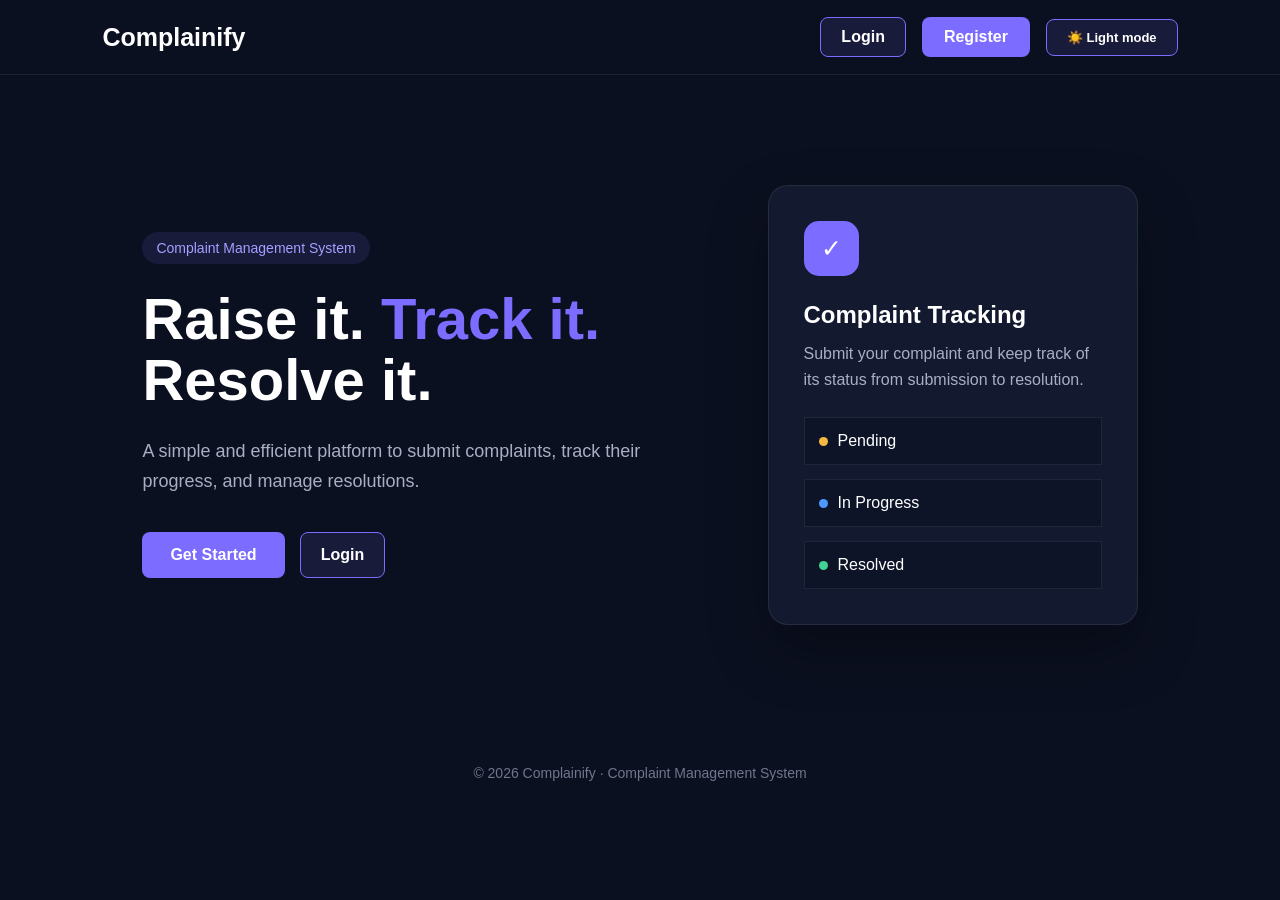
<file: index.html>
<!doctype html>
<html lang="en">
  <head>
    <meta charset="UTF-8" />
    <meta name="viewport" content="width=device-width, initial-scale=1.0" />
    <title>Complainify - Complaint Management System</title>

    <link rel="stylesheet" href="css/styles.css" />
    <script src="js/theme.js"></script> 
  </head>

  <body>
    <header class="navbar">
      <div class="logo">
        <a href="index.html">Complainify</a>
      </div>

      <div class="nav-buttons">
        <a href="login.html" class="btn btn-outline">Login</a>
        <a href="register.html" class="btn btn-primary">Register</a>

        <button
          type="button"
          id="themeToggle"
          class="btn btn-outline theme-toggle"
        >
          ☀️ Light mode
        </button>
      </div>
    </header>

    <main class="hero">
      <section class="hero-content">
        <div class="badge">Complaint Management System</div>

        <h1>
          Raise it.
          <span>Track it.</span>
          Resolve it.
        </h1>

        <p>
          A simple and efficient platform to submit complaints, track their
          progress, and manage resolutions.
        </p>

        <div class="hero-buttons">
          <a href="register.html" class="btn btn-primary btn-large">
            Get Started
          </a>

          <a href="login.html" class="btn btn-outline btn-large"> Login </a>
        </div>
      </section>

      <section class="hero-card">
        <div class="card-icon">✓</div>

        <h2>Complaint Tracking</h2>

        <p>
          Submit your complaint and keep track of its status from submission to
          resolution.
        </p>

        <div class="status-list">
          <div class="status-item">
            <span class="status-dot pending"></span>
            Pending
          </div>

          <div class="status-item">
            <span class="status-dot progress"></span>
            In Progress
          </div>

          <div class="status-item">
            <span class="status-dot resolved"></span>
            Resolved
          </div>
        </div>
      </section>
    </main>

    <footer>
      <p>© 2026 Complainify · Complaint Management System</p>
    </footer>
  </body>
</html>
</file>
<file: css/styles.css>
/* =========================
   THEME VARIABLES
========================= */

:root {
    color-scheme: dark;

    --page-bg: #0b1020;
    --surface-bg: #131a30;
    --card-bg: #0d1428;
    --input-bg: #0d1428;
    --text-color: #ffffff;
    --muted-text: #a9afc3;
    --border-color: rgba(255, 255, 255, 0.08);
    --input-border: rgba(255, 255, 255, 0.15);
    --link-color: #a79eff;
    --progress-panel-bg: #131a30;
}

html[data-theme="light"] {
    color-scheme: light;

    --page-bg: #f3f5fb;
    --surface-bg: #ffffff;
    --card-bg: #ffffff;
    --input-bg: #f8fafc;
    --text-color: #1e293b;
    --muted-text: #64748b;
    --border-color: #e2e8f0;
    --input-border: #cbd5e1;
    --link-color: #6252d9;
    --progress-panel-bg: #f8fafc;
}

* {
    margin: 0;
    padding: 0;
    box-sizing: border-box;
}


body {
    font-family: Arial, Helvetica, sans-serif;
    background: var(--page-bg);
    color: var(--text-color);
    min-height: 100vh;
    transition: background 0.2s ease, color 0.2s ease;
}


/* =========================
   NAVBAR
========================= */

.navbar {
    height: 75px;
    display: flex;
    justify-content: space-between;
    align-items: center;
    padding: 0 8%;
    border-bottom: 1px solid rgba(255, 255, 255, 0.08);
}

.logo {
    font-size: 25px;
    font-weight: 700;
}

.logo span {
    color: #7c6cff;
}

.nav-buttons {
    display: flex;
    gap: 12px;
}


/* =========================
   BUTTONS
========================= */

.btn {
    display: inline-block;
    padding: 11px 22px;
    border-radius: 8px;
    text-decoration: none;
    font-weight: 600;
    transition: 0.2s;
}

.btn-primary {
    background: #7c6cff;
    color: white;
}

.btn-primary:hover {
    background: #6758e8;
}

.btn-outline {
    border: 1px solid rgba(255, 255, 255, 0.25);
    color: white;
}

.btn-outline:hover {
    background: rgba(255, 255, 255, 0.08);
}

.btn-large {
    padding: 14px 28px;
}


/* =========================
   HERO
========================= */

.hero {
    max-width: 1200px;
    margin: auto;
    padding: 110px 8%;
    display: grid;
    grid-template-columns: 1.2fr 0.8fr;
    gap: 70px;
    align-items: center;
}

.badge {
    display: inline-block;
    padding: 8px 14px;
    border-radius: 20px;
    background: rgba(124, 108, 255, 0.12);
    color: #a79eff;
    font-size: 14px;
    margin-bottom: 25px;
}

.hero h1 {
    font-size: 58px;
    line-height: 1.05;
    margin-bottom: 25px;
}

.hero h1 span {
    color: #7c6cff;
}

.hero-content > p {
    color: #a9afc3;
    font-size: 18px;
    line-height: 1.7;
    max-width: 600px;
    margin-bottom: 35px;
}

.hero-buttons {
    display: flex;
    gap: 15px;
}


/* =========================
   CARD
========================= */

.hero-card {
    background:  var(--surface-bg);
    border-color: var(--border-color);
    border-radius: 20px;
    padding: 35px;
    box-shadow: 0 25px 60px rgba(0, 0, 0, 0.3);
}

.card-icon {
    width: 55px;
    height: 55px;
    display: flex;
    justify-content: center;
    align-items: center;
    border-radius: 15px;
    background: #7c6cff;
    font-size: 25px;
    margin-bottom: 25px;
}

.hero-card h2 {
    margin-bottom: 12px;
}

.hero-card p {
    color: #a9afc3;
    line-height: 1.6;
    margin-bottom: 25px;
}


/* =========================
   STATUS
========================= */

.status-list {
    display: flex;
    flex-direction: column;
    gap: 14px;
}

.status-item {
    background: var(--card-bg);
    border-color: var(--border-color);
    padding: 14px;
    display: flex;
    align-items: center;
    gap: 10px;
}

.status-dot {
    width: 9px;
    height: 9px;
    border-radius: 50%;
}

.pending {
    background: #f5b942;
}

.progress {
    background: #4c9aff;
}

.resolved {
    background: #42d392;
}


/* =========================
   FOOTER
========================= */

footer {
    text-align: center;
    padding: 30px;
    color: #6f768d;
    font-size: 14px;
}


/* =========================
   MOBILE
========================= */

@media (max-width: 800px) {

    .hero {
        grid-template-columns: 1fr;
        padding-top: 70px;
    }

    .hero h1 {
        font-size: 42px;
    }

    .navbar {
        padding: 0 5%;
    }

}

/* =========================
   AUTHENTICATION
========================= */

.auth-container {
    min-height: calc(100vh - 75px);
    display: flex;
    justify-content: center;
    align-items: center;
    padding: 60px 20px;
}

.auth-card {
    width: 100%;
    max-width: 450px;
    background:  var(--surface-bg);
    border-color: var(--border-color);
    border-radius: 20px;
    padding: 40px;
    box-shadow: 0 25px 60px rgba(0, 0, 0, 0.3);
}

.auth-card h1 {
    font-size: 36px;
    margin-bottom: 10px;
}

.auth-subtitle {
    color: var(--muted-text);
    line-height: 1.6;
    margin-bottom: 30px;
}

.form-group {
    margin-bottom: 20px;
}

.form-group label {
    display: block;
    margin-bottom: 8px;
    font-weight: 600;
    color: var(--muted-text);

}

.form-group input {
    width: 100%;
    padding: 13px 15px;
    background: var(--input-bg);
    color: var(--text-color);
    border-color: var(--input-border);
    font-size: 15px;
    outline: none;
}

.form-group input:focus {
    border-color: #7c6cff;
}

.auth-button {
    width: 100%;
    border: none;
    cursor: pointer;
    font-size: 16px;
}

.message {
    margin-top: 18px;
    color: #a79eff;
    text-align: center;
}

.auth-footer {
    text-align: center;
    margin-top: 25px;
    color: #a9afc3;
}

.auth-footer a {
    color: #a79eff;
    text-decoration: none;
}

/* =========================
   DASHBOARD
========================= */

.dashboard-container {
    max-width: 1200px;
    margin: 0 auto;
    padding: 50px 25px 80px;
}

.dashboard-header {
    margin-bottom: 35px;
}

.dashboard-header h1 {
    font-size: 42px;
    margin: 15px 0 10px;
}

.dashboard-header p {
    color: var(--muted-text);
    line-height: 1.6;
}


/* =========================
   STATS
========================= */

.dashboard-stats {
    display: grid;
    grid-template-columns: repeat(4, 1fr);
    gap: 20px;
    margin-bottom: 35px;
}

.stat-card {
    background:  var(--surface-bg);
    border-color: var(--border-color);
    border-radius: 16px;
    padding: 25px;
}

.stat-label {
    display: block;
    color: #a9afc3;
    margin-bottom: 12px;
    font-size: 14px;
}

.stat-card strong {
    font-size: 32px;
}


/* =========================
   SECTIONS
========================= */

.dashboard-section {
    margin-bottom: 30px;
}

.section-card {
    background:  var(--surface-bg);
    border-color: var(--border-color);
    border-radius: 18px;
    padding: 30px;
}

.section-heading {
    display: flex;
    justify-content: space-between;
    align-items: center;
    margin-bottom: 25px;
}

.section-heading h2 {
    margin-bottom: 7px;
}

.section-heading p {
    color: var(--muted-text);
}


/* =========================
   FORM
========================= */

.form-row {
    display: grid;
    grid-template-columns: 1fr 1fr;
    gap: 20px;
}

.form-group select,
.form-group textarea {
    width: 100%;
    padding: 13px 15px;
    border-radius: 8px;
    background: var(--input-bg);
    color: var(--text-color);
    border-color: var(--input-border);
    font-size: 15px;
    outline: none;
}

.form-group select:focus,
.form-group textarea:focus {
    border-color: #7c6cff;
}

.form-group textarea {
    resize: vertical;
    min-height: 130px;
    background: var(--input-bg);
    color: var(--text-color);
    border-color: var(--input-border);
}

.complaint-submit-btn {
    border: none;
    cursor: pointer;
    font-size: 16px;
    padding: 13px 25px;
}


/* =========================
   COMPLAINT LIST
========================= */

.complaints-list {
    display: flex;
    flex-direction: column;
    gap: 18px;
}

.complaint-card {
    background: var(--card-bg);
    border-color: var(--border-color);
    border-radius: 14px;
    padding: 22px;
}

.complaint-card-header {
    display: flex;
    justify-content: space-between;
    align-items: flex-start;
    gap: 20px;
}

.complaint-card h3 {
    margin-bottom: 6px;
}

.complaint-date {
    color: #7f879f;
    font-size: 13px;
}

.complaint-meta {
    display: flex;
    gap: 25px;
    margin: 18px 0;
    color: #a9afc3;
    font-size: 14px;
}

.complaint-description {
    color: #d1d5e2;
    line-height: 1.6;
    margin-bottom: 15px;
}

.complaint-card small {
    color: #71798f;
}


/* =========================
   STATUS BADGES
========================= */

.status-badge {
    display: inline-block;
    padding: 7px 13px;
    border-radius: 20px;
    font-size: 13px;
    font-weight: 600;
    white-space: nowrap;
}

.status-pending {
    background: rgba(255, 193, 7, 0.15);
    color: #ffd45c;
}

.status-progress {
    background: rgba(66, 133, 244, 0.15);
    color: #78aaff;
}

.status-resolved {
    background: rgba(52, 211, 153, 0.15);
    color: #67e8b5;
}

.empty-message {
    text-align: center;
    color: #8d95aa;
    padding: 30px;
}


/* =========================
   NAVBAR
========================= */

.welcome-user {
    color: var(--muted-text);
    margin-right: 15px;
}


/* =========================
   RESPONSIVE
========================= */

@media (max-width: 800px) {

    .dashboard-stats {
        grid-template-columns: repeat(2, 1fr);
    }

    .form-row {
        grid-template-columns: 1fr;
    }

}

@media (max-width: 500px) {

    .dashboard-stats {
        grid-template-columns: 1fr;
    }

    .complaint-card-header {
        flex-direction: column;
    }

    .complaint-meta {
        flex-direction: column;
        gap: 8px;
        color: var(--muted-text);
    }
}

/* =========================
   ADMIN DASHBOARD
========================= */

.admin-complaint-card {
    position: relative;
}

.admin-actions {
    display: flex;
    align-items: center;
    gap: 12px;
    margin-top: 20px;
    padding-top: 18px;
    border-top: 1px solid rgba(255, 255, 255, 0.08);
}

.admin-actions label {
    color: #a9afc3;
    font-size: 14px;
}

.status-select {
    padding: 10px 12px;
    border-radius: 8px;
    border: 1px solid rgba(255, 255, 255, 0.15);
    background: #131a30;
    color: white;
    outline: none;
}

.status-select:focus {
    border-color: #7c6cff;
}

.update-status-btn {
    border: none;
    cursor: pointer;
    padding: 10px 18px;
}

/* =========================
   NAVIGATION FIXES
========================= */

.nav-buttons {
    display: flex;
    align-items: center;
    justify-content: center;
    gap: 16px;
}

.welcome-user {
    display: flex;
    align-items: center;
    color: #c4c9d8;
    margin: 0;
    line-height: 1;
}

.btn-outline {
    display: inline-flex;
    align-items: center;
    justify-content: center;

    background: rgba(124, 108, 255, 0.12);
    color: #ffffff;

    border: 1px solid #7c6cff;
    border-radius: 8px;

    padding: 11px 20px;

    text-decoration: none;
    cursor: pointer;

    line-height: 1;
}

.btn-outline:hover {
    background: #7c6cff;
    color: #ffffff;
}

.logo a {
    color: inherit;
    text-decoration: none;
    cursor: pointer;
}

/* =========================
   COMPLAINT HISTORY
========================= */

.history-button {
    margin-top: 5px;
    padding: 0;
    border: none;
    background: transparent;
    color: #a79eff;
    cursor: pointer;
    font-size: 14px;
}

.history-button:hover {
    text-decoration: underline;
}

.history-panel {
    display: none;
    margin-top: 20px;
    padding-top: 20px;
    border-top: 1px solid rgba(255, 255, 255, 0.08);
}

.history-panel.history-open {
    display: block;
}

.history-title {
    font-weight: 600;
    margin-bottom: 18px;
}

.history-timeline {
    display: flex;
    flex-direction: column;
    gap: 18px;
}

.history-item {
    display: flex;
    gap: 14px;
}

.history-dot {
    width: 10px;
    height: 10px;
    min-width: 10px;
    margin-top: 5px;
    border-radius: 50%;
    background: #7c6cff;
    box-shadow: 0 0 0 4px rgba(124, 108, 255, 0.12);
}

.history-content strong {
    font-size: 14px;
}

.history-content p {
    margin: 5px 0;
    color: #c4c9d8;
    line-height: 1.5;
}

.history-content small {
    color: #71798f;
    font-size: 12px;
}


/* =========================
   ADMIN SEARCH / FILTER
========================= */

.admin-filter-bar {
    display: grid;
    grid-template-columns: 1fr 220px;
    gap: 15px;
    margin-bottom: 25px;
}

.admin-filter-bar input,
.admin-filter-bar select {
    width: 100%;
    padding: 13px 15px;
    border-radius: 8px;
    background: var(--input-bg);
    color: var(--text-color);
    border-color: var(--input-border);
    font-size: 15px;
    outline: none;
}

.admin-filter-bar input:focus,
.admin-filter-bar select:focus {
    border-color: #7c6cff;
}


/* =========================
   ADMIN UPDATE
========================= */

.admin-update-box {
    display: grid;
    grid-template-columns: 180px 1fr auto;
    gap: 15px;
    align-items: end;
    margin-top: 20px;
    padding-top: 20px;
    border-top: 1px solid rgba(255, 255, 255, 0.08);
}

.admin-field {
    display: flex;
    flex-direction: column;
    gap: 7px;
}

.admin-field label {
    color: var(--muted-text);
    font-size: 13px;
    font-weight: 600;
}

.status-select,
.remark-input {
    width: 100%;
    padding: 11px 12px;
    border-radius: 8px;
    border: 1px solid rgba(255, 255, 255, 0.15);
    background: #131a30;
    color: white;
    outline: none;
}

.status-select:focus,
.remark-input:focus {
    border-color: #7c6cff;
}

.update-complaint-btn {
    border: none;
    cursor: pointer;
    padding: 11px 18px;
    white-space: nowrap;
}


/* =========================
   RESPONSIVE
========================= */

@media (max-width: 800px) {

    .admin-filter-bar {
        grid-template-columns: 1fr;
    }

    .admin-update-box {
        grid-template-columns: 1fr;
    }

}

/* =========================
   GLOBAL TOAST NOTIFICATIONS
========================= */

.toast-container {
    position: fixed;
    top: 22px;
    right: 22px;
    z-index: 9999;
    display: flex;
    flex-direction: column;
    gap: 12px;
    width: min(390px, calc(100vw - 32px));
    pointer-events: none;
}

.toast {
    display: flex;
    align-items: center;
    gap: 12px;
    padding: 14px 14px;
    border: 1px solid rgba(255, 255, 255, 0.12);
    border-left: 4px solid #7c6cff;
    border-radius: 12px;
    background: #171d31;
    color: #f5f6fb;
    box-shadow: 0 16px 42px rgba(0, 0, 0, 0.32);
    opacity: 0;
    transform: translateX(18px);
    transition: opacity 180ms ease, transform 180ms ease;
    pointer-events: auto;
}

.toast.toast-visible {
    opacity: 1;
    transform: translateX(0);
}

.toast.toast-exit {
    opacity: 0;
    transform: translateX(18px);
}

.toast-success { border-left-color: #35c98a; }
.toast-error { border-left-color: #ff667a; }
.toast-warning { border-left-color: #f5b942; }
.toast-info { border-left-color: #7c6cff; }

.toast-icon {
    display: inline-flex;
    align-items: center;
    justify-content: center;
    width: 25px;
    height: 25px;
    min-width: 25px;
    border-radius: 50%;
    background: rgba(255, 255, 255, 0.09);
    font-size: 14px;
    font-weight: 800;
}

.toast-message {
    flex: 1;
    font-size: 14px;
    line-height: 1.45;
    overflow-wrap: anywhere;
}

.toast-close {
    border: 0;
    padding: 0 2px;
    background: transparent;
    color: #a9afc3;
    font-size: 23px;
    line-height: 1;
    cursor: pointer;
}

.toast-close:hover { color: #ffffff; }

@media (max-width: 520px) {
    .toast-container {
        top: 12px;
        right: 12px;
        width: calc(100vw - 24px);
    }
}

@media (prefers-reduced-motion: reduce) {
    .toast { transition: none; }
}


/* Complaint progress tracker */
.complaint-progress {
    margin: 20px 0;
    padding: 16px;
    background: var(--progress-panel-bg);
    border-color: var(--border-color);
    border-radius: 12px;
}

.progress-heading {
    font-weight: 600;
    margin-bottom: 18px;
    color: var(--text-color);
}

.progress-steps {
    display: flex;
    justify-content: space-between;
    position: relative;
    gap: 8px;
}

.progress-step {
    display: flex;
    flex-direction: column;
    align-items: center;
    flex: 1;
    text-align: center;
    gap: 8px;
    position: relative;
}

.progress-circle {
    display: flex;
    align-items: center;
    justify-content: center;
    width: 30px;
    height: 30px;
    border-radius: 50%;
    background: var(--surface-bg);
    color: var(--muted-text);
    border-color: var(--input-border);
    font-size: 13px;
    font-weight: 700;
    z-index: 1;
}

.progress-step.completed .progress-circle {
    background: #16a34a;
    border-color: #16a34a;
    color: white;
}

.progress-step.current .progress-circle {
    background: #2563eb;
    border-color: #2563eb;
    color: white;
    box-shadow: 0 0 0 4px #dbeafe;
}

.progress-label {
    font-size: 12px;
    color: var(--muted-text);
}

.progress-step.completed .progress-label,
.progress-step.current .progress-label {
    color: var(--text-color);
    font-weight: 600;
}

@media (max-width: 480px) {
    .complaint-progress {
        padding: 12px 8px;
    }

    .progress-label {
        font-size: 10px;
    }
}

/* Theme toggle */
.theme-toggle {
    font-size: 13px;
    white-space: nowrap;
}

html[data-theme="light"] .btn-outline {
    color: var(--text-color);
    border-color: #7c6cff;
}

html[data-theme="light"] .btn-outline:hover {
    color: #ffffff;
}

html[data-theme="light"] .complaint-description {
    color: var(--text-color);
}

html[data-theme="light"] .complaint-date,
html[data-theme="light"] .history-content p,
html[data-theme="light"] .history-content small {
    color: var(--muted-text);
}

@media (max-width: 600px) {
    .navbar {
        gap: 12px;
        height: auto;
        min-height: 75px;
        padding-top: 12px;
        padding-bottom: 12px;
        flex-wrap: wrap;
    }

    .nav-buttons {
        gap: 8px;
        flex-wrap: wrap;
    }

    .theme-toggle {
        padding: 9px 12px;
    }
}


/* Final theme overrides for admin and complaint forms */

html[data-theme="light"] .admin-filter-bar input,
html[data-theme="light"] .admin-filter-bar select,
html[data-theme="light"] .admin-update-box input,
html[data-theme="light"] .admin-update-box select,
html[data-theme="light"] .status-select,
html[data-theme="light"] .remark-input,
html[data-theme="light"] .form-group input,
html[data-theme="light"] .form-group select,
html[data-theme="light"] .form-group textarea {
    background: #ffffff;
    color: #1e293b;
    border-color: #cbd5e1;
}

html[data-theme="light"] .admin-complaint-card,
html[data-theme="light"] .complaint-card {
    background: #ffffff;
    color: #1e293b;
    border-color: #e2e8f0;
}

html[data-theme="light"] .admin-complaint-card p,
html[data-theme="light"] .admin-complaint-card label,
html[data-theme="light"] .complaint-description {
    color: #475569;
}

html[data-theme="light"] .complaint-progress {
    background: #f8fafc;
}

html[data-theme="light"] .progress-heading {
    color: #1e293b;
}


/* Consistent theme-aware borders and controls */

.hero-card,
.auth-card,
.stat-card,
.section-card,
.complaint-card,
.status-item,
.complaint-progress {
    border: 1px solid var(--border-color);
}

.status-select,
.remark-input,
.admin-filter-bar input,
.admin-filter-bar select {
    background: var(--input-bg);
    color: var(--text-color);
    border: 1px solid var(--input-border);
}

.complaint-meta,
.stat-label,
.admin-actions label,
.history-content p {
    color: var(--muted-text);
}

.history-button,
.auth-footer a {
    color: var(--link-color);
}

html[data-theme="light"] .toast {
    background: #ffffff;
    color: #1e293b;
    border-color: #e2e8f0;
}

html[data-theme="light"] .toast-close {
    color: #64748b;
}

/* =========================
   PERSISTENT NOTIFICATIONS
========================= */

.notification-center {
    position: relative;
    display: inline-flex;
    align-items: center;
}

.notification-bell {
    position: relative;
    display: inline-flex;
    align-items: center;
    justify-content: center;
    min-width: 42px;
    min-height: 42px;
    padding: 8px;
    border: 1px solid var(--border-color);
    border-radius: 10px;
    background: var(--surface-bg);
    color: var(--text-color);
    cursor: pointer;
    font-size: 19px;
}

.notification-bell:hover {
    border-color: #7c6cff;
}

.notification-count {
    position: absolute;
    top: -6px;
    right: -6px;
    min-width: 19px;
    height: 19px;
    padding: 0 5px;
    display: flex;
    align-items: center;
    justify-content: center;
    border-radius: 999px;
    background: #ef4444;
    color: #ffffff;
    font-size: 11px;
    font-weight: 700;
}

.notification-count[hidden],
.notification-panel[hidden] {
    display: none;
}

.notification-panel {
    position: absolute;
    top: calc(100% + 12px);
    right: 0;
    z-index: 1000;
    width: min(390px, calc(100vw - 24px));
    max-height: 480px;
    overflow-y: auto;
    background: var(--surface-bg);
    color: var(--text-color);
    border: 1px solid var(--border-color);
    border-radius: 14px;
    box-shadow: 0 18px 45px rgba(0, 0, 0, 0.22);
}

.notification-panel-header {
    display: flex;
    align-items: center;
    justify-content: space-between;
    gap: 12px;
    padding: 18px;
    border-bottom: 1px solid var(--border-color);
}

.notification-panel-header h3 {
    font-size: 17px;
    margin-bottom: 5px;
}

.notification-panel-header p,
.notification-item small {
    color: var(--muted-text);
    font-size: 12px;
}

.notification-text-button,
.notification-read-button {
    border: 0;
    background: transparent;
    color: var(--link-color);
    cursor: pointer;
    font-size: 12px;
    font-weight: 600;
}

.notification-text-button:disabled,
.notification-read-button:disabled {
    opacity: 0.5;
    cursor: wait;
}

.notification-item {
    display: flex;
    align-items: flex-start;
    justify-content: space-between;
    gap: 12px;
    padding: 16px 18px;
    border-bottom: 1px solid var(--border-color);
}

.notification-item:last-child {
    border-bottom: 0;
}

.notification-item.unread {
    background: rgba(124, 108, 255, 0.08);
}

.notification-item-content {
    min-width: 0;
}

.notification-item-content strong {
    display: block;
    margin-bottom: 6px;
    font-size: 14px;
}

.notification-item-content p {
    margin-bottom: 8px;
    color: var(--muted-text);
    font-size: 13px;
    line-height: 1.5;
    overflow-wrap: anywhere;
}

.notification-read-label {
    color: var(--muted-text);
    font-size: 11px;
}

.notification-empty {
    padding: 28px 18px;
    text-align: center;
    color: var(--muted-text);
    font-size: 13px;
    line-height: 1.6;
}

.notification-empty span {
    display: block;
    margin-bottom: 8px;
    font-size: 25px;
}

.notification-empty p {
    color: var(--text-color);
    font-weight: 600;
}

@media (max-width: 600px) {
    .notification-panel {
        position: fixed;
        top: 85px;
        right: 12px;
        max-height: calc(100vh - 110px);
    }
}

/* Admin management controls and user complaint actions */
.admin-filter-bar {
  display: grid;
  grid-template-columns: minmax(220px, 2fr) repeat(3, minmax(135px, 1fr));
  gap: 12px;
  margin: 18px 0;
}
.admin-filter-bar input,
.admin-filter-bar select,
.admin-assignment-grid input,
.admin-assignment-grid select,
.admin-assignment-grid textarea {
  width: 100%;
  min-width: 0;
  box-sizing: border-box;
}
.admin-assignment-grid {
  display: grid;
  grid-template-columns: repeat(2, minmax(0, 1fr));
  gap: 14px;
  margin: 18px 0 10px;
}
.admin-remark-field { grid-column: 1 / -1; }
.deadline-indicator {
  margin: 8px 0 14px;
  font-size: .9rem;
  color: var(--text-secondary, #64748b);
}
.deadline-indicator.deadline-overdue {
  color: #dc2626;
  font-weight: 700;
}
.user-complaint-actions {
  display: flex;
  flex-wrap: wrap;
  gap: 10px;
  margin: 14px 0;
}
.user-complaint-actions .btn { min-height: 40px; }
@media (max-width: 760px) {
  .admin-filter-bar { grid-template-columns: 1fr 1fr; }
  .admin-filter-bar input { grid-column: 1 / -1; }
  .admin-assignment-grid { grid-template-columns: 1fr; }
  .admin-remark-field { grid-column: auto; }
}
@media (max-width: 420px) {
  .admin-filter-bar { grid-template-columns: 1fr; }
  .admin-filter-bar input { grid-column: auto; }
  .user-complaint-actions { flex-direction: column; }
  .user-complaint-actions .btn { width: 100%; }
}
/* =========================
   EDIT COMPLAINT MODAL
========================= */

.modal-overlay {
  position: fixed;
  inset: 0;
  z-index: 2000;
  display: none;
  align-items: center;
  justify-content: center;
  padding: 20px;
  background: rgba(2, 6, 23, 0.76);
  backdrop-filter: blur(5px);
  overflow-y: auto;
}

.modal-overlay.modal-open {
  display: flex;
}

.modal-card {
  width: min(680px, 100%);
  max-height: calc(100vh - 40px);
  overflow-y: auto;
  padding: 28px;
  border: 1px solid var(--border-color);
  border-radius: 18px;
  background: var(--surface-bg);
  color: var(--text-color);
  box-shadow: 0 24px 80px rgba(0, 0, 0, 0.35);
}

.modal-header {
  display: flex;
  align-items: flex-start;
  justify-content: space-between;
  gap: 16px;
  margin-bottom: 24px;
}

.modal-header h2 {
  margin: 12px 0 8px;
}

.modal-header p {
  color: var(--muted-text);
  line-height: 1.5;
}

.modal-close {
  flex: 0 0 auto;
  width: 38px;
  height: 38px;
  border: 1px solid var(--input-border);
  border-radius: 10px;
  background: var(--input-bg);
  color: var(--text-color);
  font-size: 26px;
  cursor: pointer;
}

.modal-close:hover {
  background: var(--progress-panel-bg);
}

.modal-card .form-group {
  margin-bottom: 18px;
}

.modal-card input,
.modal-card select,
.modal-card textarea {
  width: 100%;
  box-sizing: border-box;
  border: 1px solid var(--input-border);
  border-radius: 9px;
  padding: 12px 14px;
  background: var(--input-bg);
  color: var(--text-color);
  font: inherit;
}

.modal-card input:focus,
.modal-card select:focus,
.modal-card textarea:focus {
  outline: 2px solid #7c6cff;
  outline-offset: 1px;
}

.modal-card textarea {
  resize: vertical;
}

.modal-actions {
  display: flex;
  justify-content: flex-end;
  flex-wrap: wrap;
  gap: 10px;
  margin-top: 22px;
}

body.modal-active {
  overflow: hidden;
}

/* =========================
   ADMIN FORM CONTROLS
========================= */

.admin-assignment-grid .admin-field {
  display: flex;
  flex-direction: column;
  gap: 8px;
  min-width: 0;
}

.admin-assignment-grid label,
.report-filters label {
  display: block;
  color: var(--muted-text);
  font-size: 0.9rem;
  font-weight: 600;
}

.admin-assignment-grid input,
.admin-assignment-grid select,
.admin-assignment-grid textarea,
.admin-filter-bar input,
.admin-filter-bar select,
.report-filters input,
.report-filters select {
  width: 100%;
  min-width: 0;
  min-height: 44px;
  box-sizing: border-box;
  border: 1px solid var(--input-border);
  border-radius: 9px;
  padding: 11px 12px;
  background: var(--input-bg);
  color: var(--text-color);
  font: inherit;
}

.admin-assignment-grid textarea {
  min-height: 82px;
  resize: vertical;
}

.admin-assignment-grid input:focus,
.admin-assignment-grid select:focus,
.admin-assignment-grid textarea:focus,
.admin-filter-bar input:focus,
.admin-filter-bar select:focus,
.report-filters input:focus,
.report-filters select:focus {
  outline: 2px solid #7c6cff;
  outline-offset: 1px;
}

.admin-assignment-grid option,
.admin-filter-bar option,
.report-filters option {
  background: var(--surface-bg);
  color: var(--text-color);
}

.update-complaint-btn {
  min-height: 44px;
  margin-top: 4px;
}

/* =========================
   ANALYTICS
========================= */

.analytics-grid {
  display: grid;
  grid-template-columns: repeat(2, minmax(0, 1fr));
  gap: 16px;
  margin-top: 22px;
}

.analytics-card {
  min-width: 0;
  padding: 20px;
  border: 1px solid var(--border-color);
  border-radius: 14px;
  background: var(--card-bg);
}

.analytics-card h3 {
  margin-bottom: 18px;
  font-size: 1rem;
}

.analytics-bars {
  display: grid;
  gap: 16px;
}

.analytics-row {
  display: grid;
  gap: 8px;
}

.analytics-row-label {
  display: flex;
  justify-content: space-between;
  gap: 12px;
  font-size: 0.9rem;
}

.analytics-row-label span {
  color: var(--muted-text);
  overflow-wrap: anywhere;
}

.analytics-track {
  height: 9px;
  overflow: hidden;
  border-radius: 999px;
  background: var(--progress-panel-bg);
}

.analytics-fill {
  height: 100%;
  border-radius: inherit;
  background: #7c6cff;
  transition: width 0.25s ease;
}

.resolution-overview {
  display: grid;
  gap: 14px;
}

.resolution-metric {
  display: flex;
  justify-content: space-between;
  align-items: center;
  gap: 12px;
  padding-bottom: 12px;
  border-bottom: 1px solid var(--border-color);
}

.resolution-metric:last-child {
  padding-bottom: 0;
  border-bottom: 0;
}

.resolution-metric span {
  color: var(--muted-text);
}

.resolution-metric strong {
  font-size: 1.25rem;
}

/* =========================
   REPORTS
========================= */

.report-filters {
  display: grid;
  grid-template-columns: repeat(4, minmax(0, 1fr));
  gap: 14px;
  margin: 18px 0;
}

.report-filters .form-group {
  min-width: 0;
}

.report-actions {
  display: flex;
  flex-wrap: wrap;
  gap: 10px;
}

.report-summary {
  margin-top: 16px;
  color: var(--muted-text);
  font-size: 0.92rem;
}

button:disabled {
  opacity: 0.6;
  cursor: not-allowed;
}

@media (max-width: 760px) {
  .analytics-grid {
    grid-template-columns: 1fr;
  }

  .report-filters {
    grid-template-columns: repeat(2, minmax(0, 1fr));
  }

  .modal-card {
    padding: 22px;
  }
}

@media (max-width: 480px) {
  .modal-overlay {
    padding: 10px;
    align-items: flex-start;
  }

  .modal-card {
    max-height: calc(100vh - 20px);
    padding: 18px;
    border-radius: 14px;
  }

  .modal-card .form-row {
    grid-template-columns: 1fr;
  }

  .report-filters {
    grid-template-columns: 1fr;
  }

  .report-actions {
    flex-direction: column;
  }

  .report-actions .btn {
    width: 100%;
  }

  .modal-actions {
    flex-direction: column-reverse;
  }

  .modal-actions .btn {
    width: 100%;
  }
}

@media print {
  .navbar,
  .admin-filter-bar,
  .admin-assignment-grid,
  .update-complaint-btn,
  .report-actions,
  .report-filters {
    display: none !important;
  }

  body {
    background: white !important;
    color: black !important;
  }

  .section-card,
  .analytics-card,
  .complaint-card {
    break-inside: avoid;
    box-shadow: none !important;
  }
}
</file>
